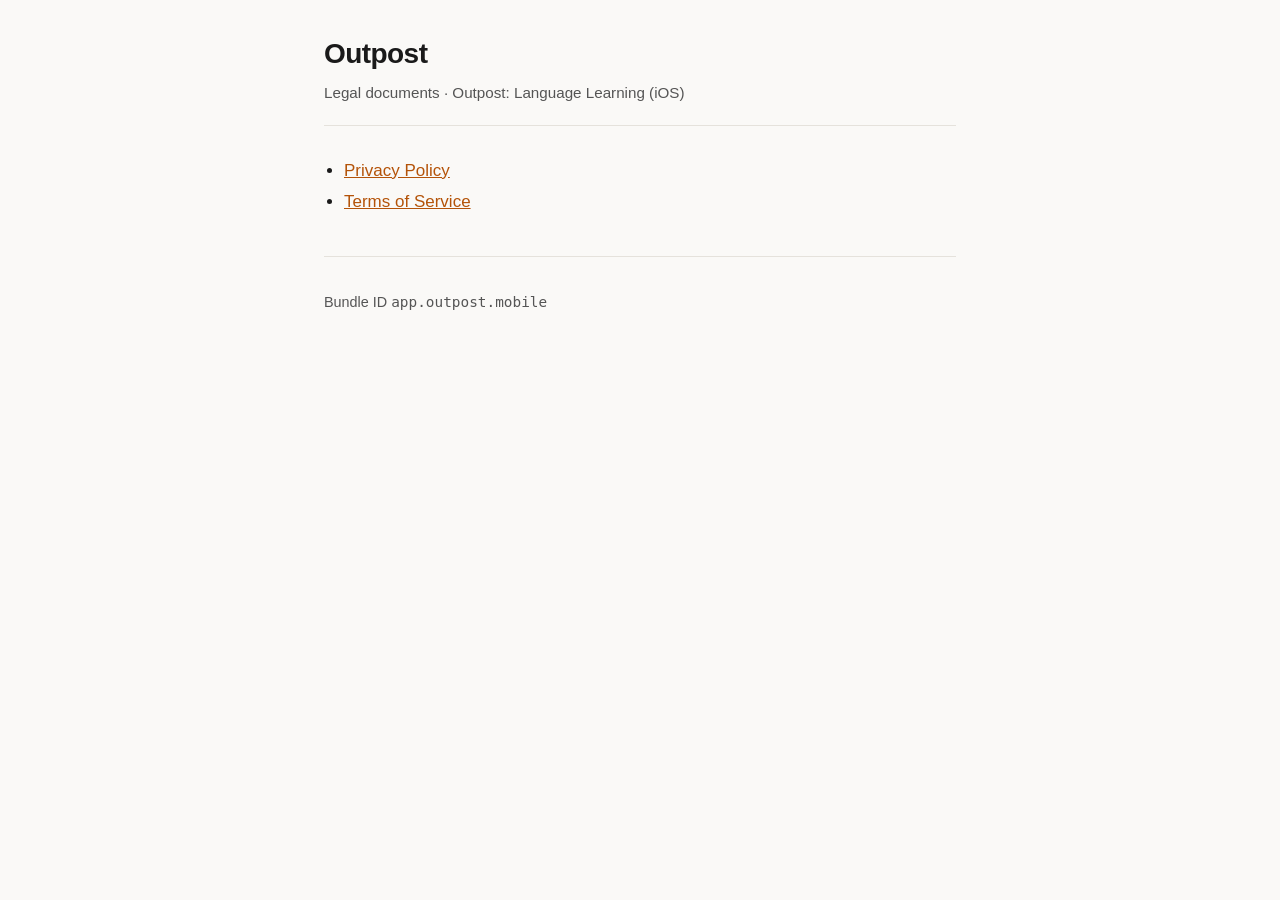
<file: index.html>
<!DOCTYPE html>
<html lang="en">
  <head>
    <meta charset="utf-8" />
    <meta name="viewport" content="width=device-width, initial-scale=1" />
    <title>Outpost — Legal</title>
    <meta name="description" content="Legal documents for Outpost: Language Learning." />
    <link rel="stylesheet" href="legal.css" />
  </head>
  <body>
    <main>
      <header>
        <h1>Outpost</h1>
        <p class="subtitle">Legal documents · Outpost: Language Learning (iOS)</p>
      </header>
      <ul>
        <li><a href="privacy.html">Privacy Policy</a></li>
        <li><a href="terms.html">Terms of Service</a></li>
      </ul>
      <footer>
        <p>Bundle ID <code>app.outpost.mobile</code></p>
      </footer>
    </main>
  </body>
</html>
</file>
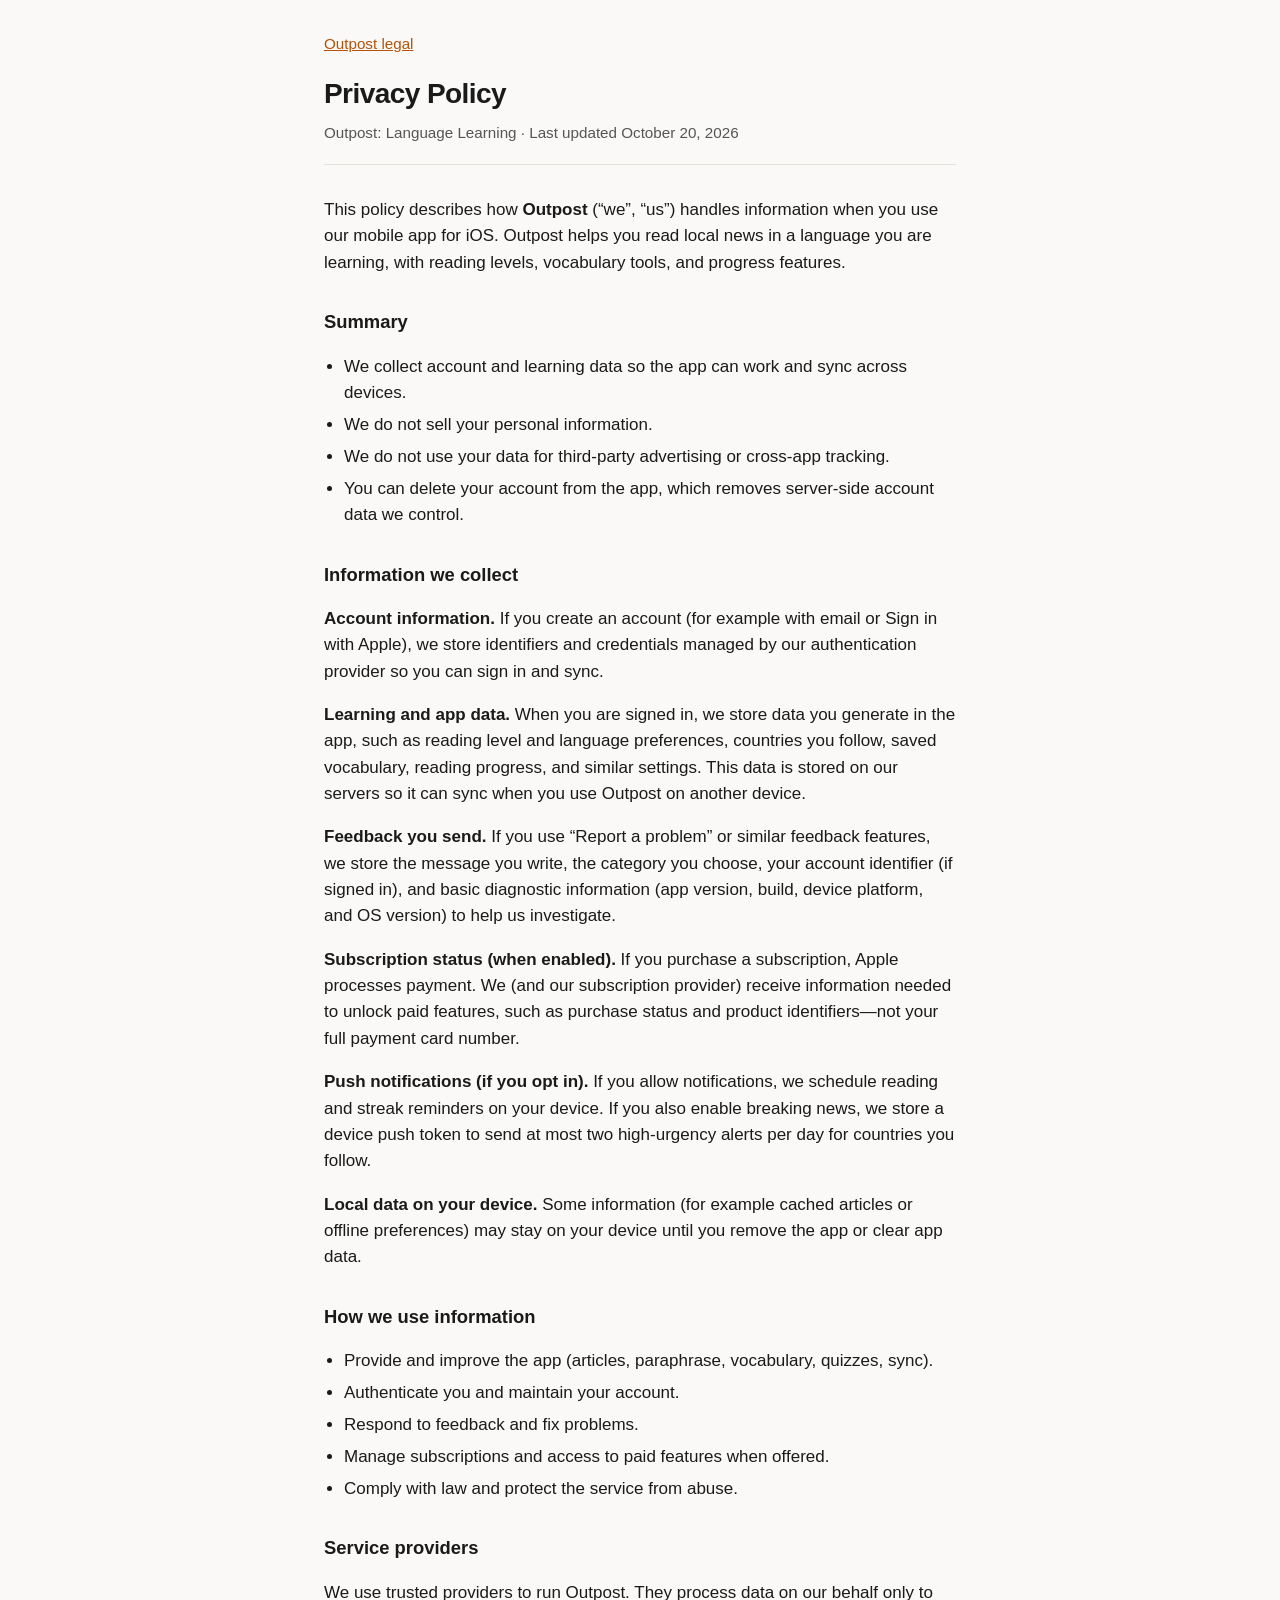
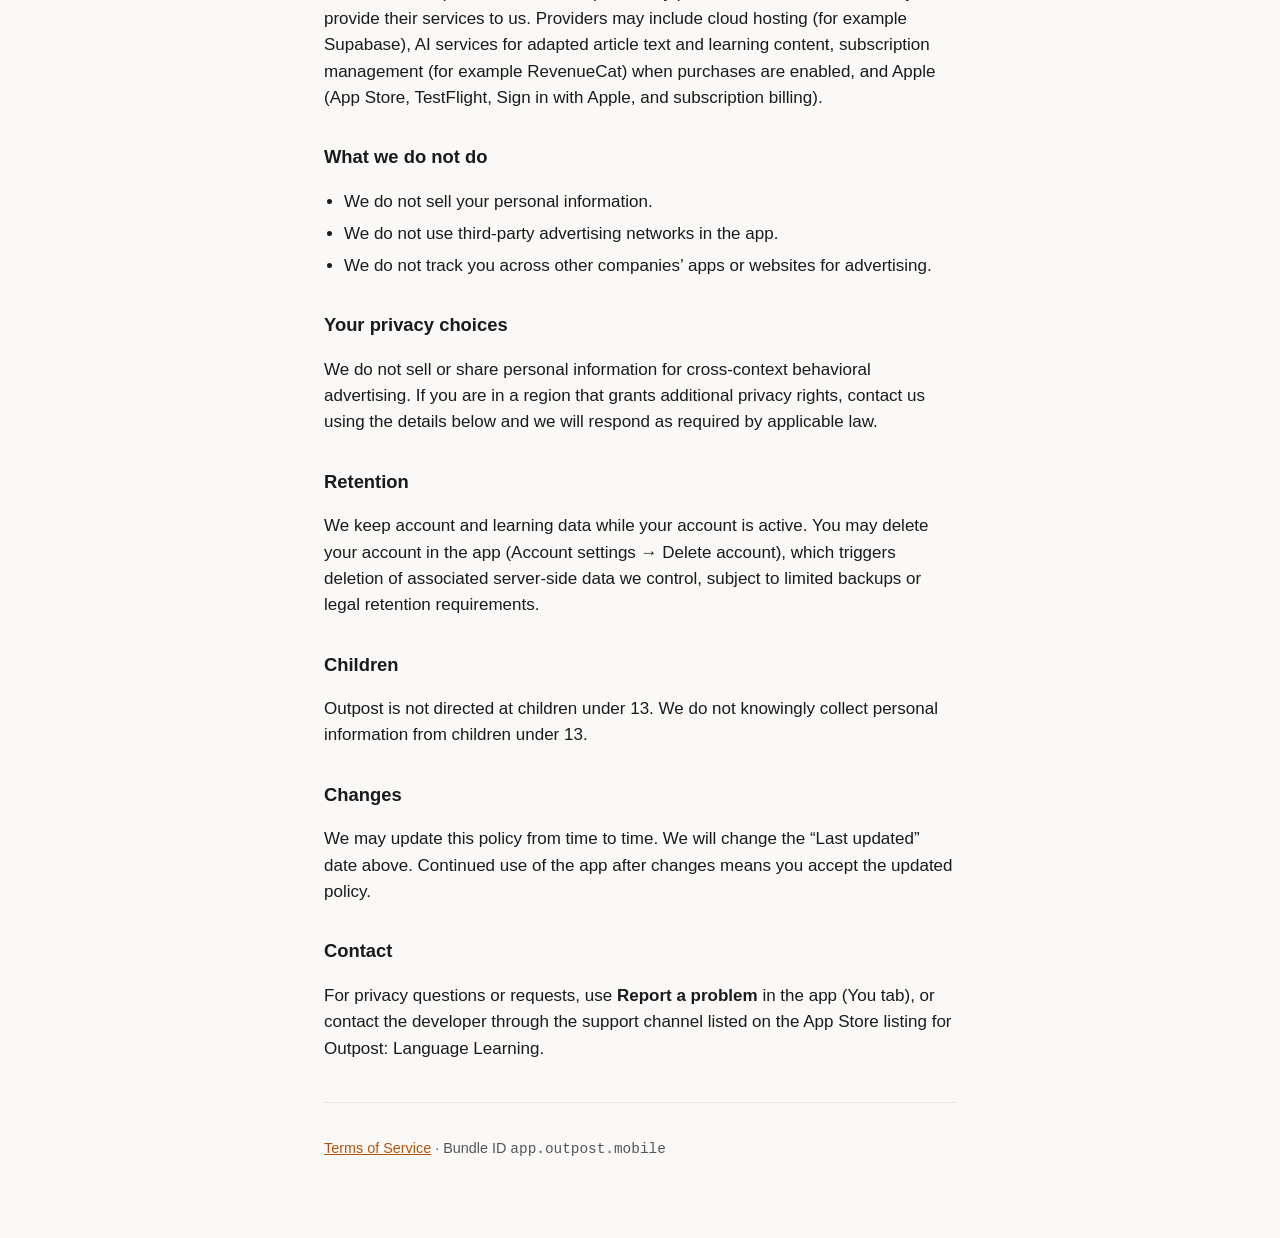
<file: privacy.html>
<!DOCTYPE html>
<html lang="en">
  <head>
    <meta charset="utf-8" />
    <meta name="viewport" content="width=device-width, initial-scale=1" />
    <title>Privacy Policy — Outpost</title>
    <meta
      name="description"
      content="Privacy policy for Outpost: Language Learning (iOS)."
    />
    <link rel="stylesheet" href="legal.css" />
  </head>
  <body>
    <main>
      <p class="nav"><a href="index.html">Outpost legal</a></p>
      <header>
        <h1>Privacy Policy</h1>
        <p class="subtitle">Outpost: Language Learning · Last updated October 20, 2026</p>
      </header>

      <p>
        This policy describes how <strong>Outpost</strong> (“we”, “us”) handles information when
        you use our mobile app for iOS. Outpost helps you read local news in a language you are
        learning, with reading levels, vocabulary tools, and progress features.
      </p>

      <h2>Summary</h2>
      <ul>
        <li>We collect account and learning data so the app can work and sync across devices.</li>
        <li>We do not sell your personal information.</li>
        <li>We do not use your data for third-party advertising or cross-app tracking.</li>
        <li>You can delete your account from the app, which removes server-side account data we control.</li>
      </ul>

      <h2>Information we collect</h2>

      <p><strong>Account information.</strong> If you create an account (for example with email or
      Sign in with Apple), we store identifiers and credentials managed by our authentication
      provider so you can sign in and sync.</p>

      <p><strong>Learning and app data.</strong> When you are signed in, we store data you generate
      in the app, such as reading level and language preferences, countries you follow, saved
      vocabulary, reading progress, and similar settings. This data is stored on our servers so it
      can sync when you use Outpost on another device.</p>

      <p><strong>Feedback you send.</strong> If you use “Report a problem” or similar feedback
      features, we store the message you write, the category you choose, your account identifier
      (if signed in), and basic diagnostic information (app version, build, device platform, and
      OS version) to help us investigate.</p>

      <p><strong>Subscription status (when enabled).</strong> If you purchase a subscription, Apple
      processes payment. We (and our subscription provider) receive information needed to unlock
      paid features, such as purchase status and product identifiers—not your full payment card
      number.</p>

      <p><strong>Push notifications (if you opt in).</strong> If you allow notifications, we schedule
      reading and streak reminders on your device. If you also enable breaking news, we store a
      device push token to send at most two high-urgency alerts per day for countries you follow.</p>

      <p><strong>Local data on your device.</strong> Some information (for example cached articles
      or offline preferences) may stay on your device until you remove the app or clear app data.</p>

      <h2>How we use information</h2>
      <ul>
        <li>Provide and improve the app (articles, paraphrase, vocabulary, quizzes, sync).</li>
        <li>Authenticate you and maintain your account.</li>
        <li>Respond to feedback and fix problems.</li>
        <li>Manage subscriptions and access to paid features when offered.</li>
        <li>Comply with law and protect the service from abuse.</li>
      </ul>

      <h2>Service providers</h2>
      <p>
        We use trusted providers to run Outpost. They process data on our behalf only to provide
        their services to us. Providers may include cloud hosting (for example Supabase), AI
        services for adapted article text and learning content, subscription management (for example
        RevenueCat) when purchases are enabled, and Apple (App Store, TestFlight, Sign in with
        Apple, and subscription billing).
      </p>

      <h2>What we do not do</h2>
      <ul>
        <li>We do not sell your personal information.</li>
        <li>We do not use third-party advertising networks in the app.</li>
        <li>We do not track you across other companies’ apps or websites for advertising.</li>
      </ul>

      <h2>Your privacy choices</h2>
      <p>
        We do not sell or share personal information for cross-context behavioral advertising. If
        you are in a region that grants additional privacy rights, contact us using the details
        below and we will respond as required by applicable law.
      </p>

      <h2>Retention</h2>
      <p>
        We keep account and learning data while your account is active. You may delete your
        account in the app (Account settings → Delete account), which triggers deletion of
        associated server-side data we control, subject to limited backups or legal retention
        requirements.
      </p>

      <h2>Children</h2>
      <p>
        Outpost is not directed at children under 13. We do not knowingly collect personal
        information from children under 13.
      </p>

      <h2>Changes</h2>
      <p>
        We may update this policy from time to time. We will change the “Last updated” date above.
        Continued use of the app after changes means you accept the updated policy.
      </p>

      <h2>Contact</h2>
      <p>
        For privacy questions or requests, use <strong>Report a problem</strong> in the app
        (You tab), or contact the developer through the support channel listed on the App Store
        listing for Outpost: Language Learning.
      </p>

      <footer>
        <p>
          <a href="terms.html">Terms of Service</a> · Bundle ID <code>app.outpost.mobile</code>
        </p>
      </footer>
    </main>
  </body>
</html>
</file>
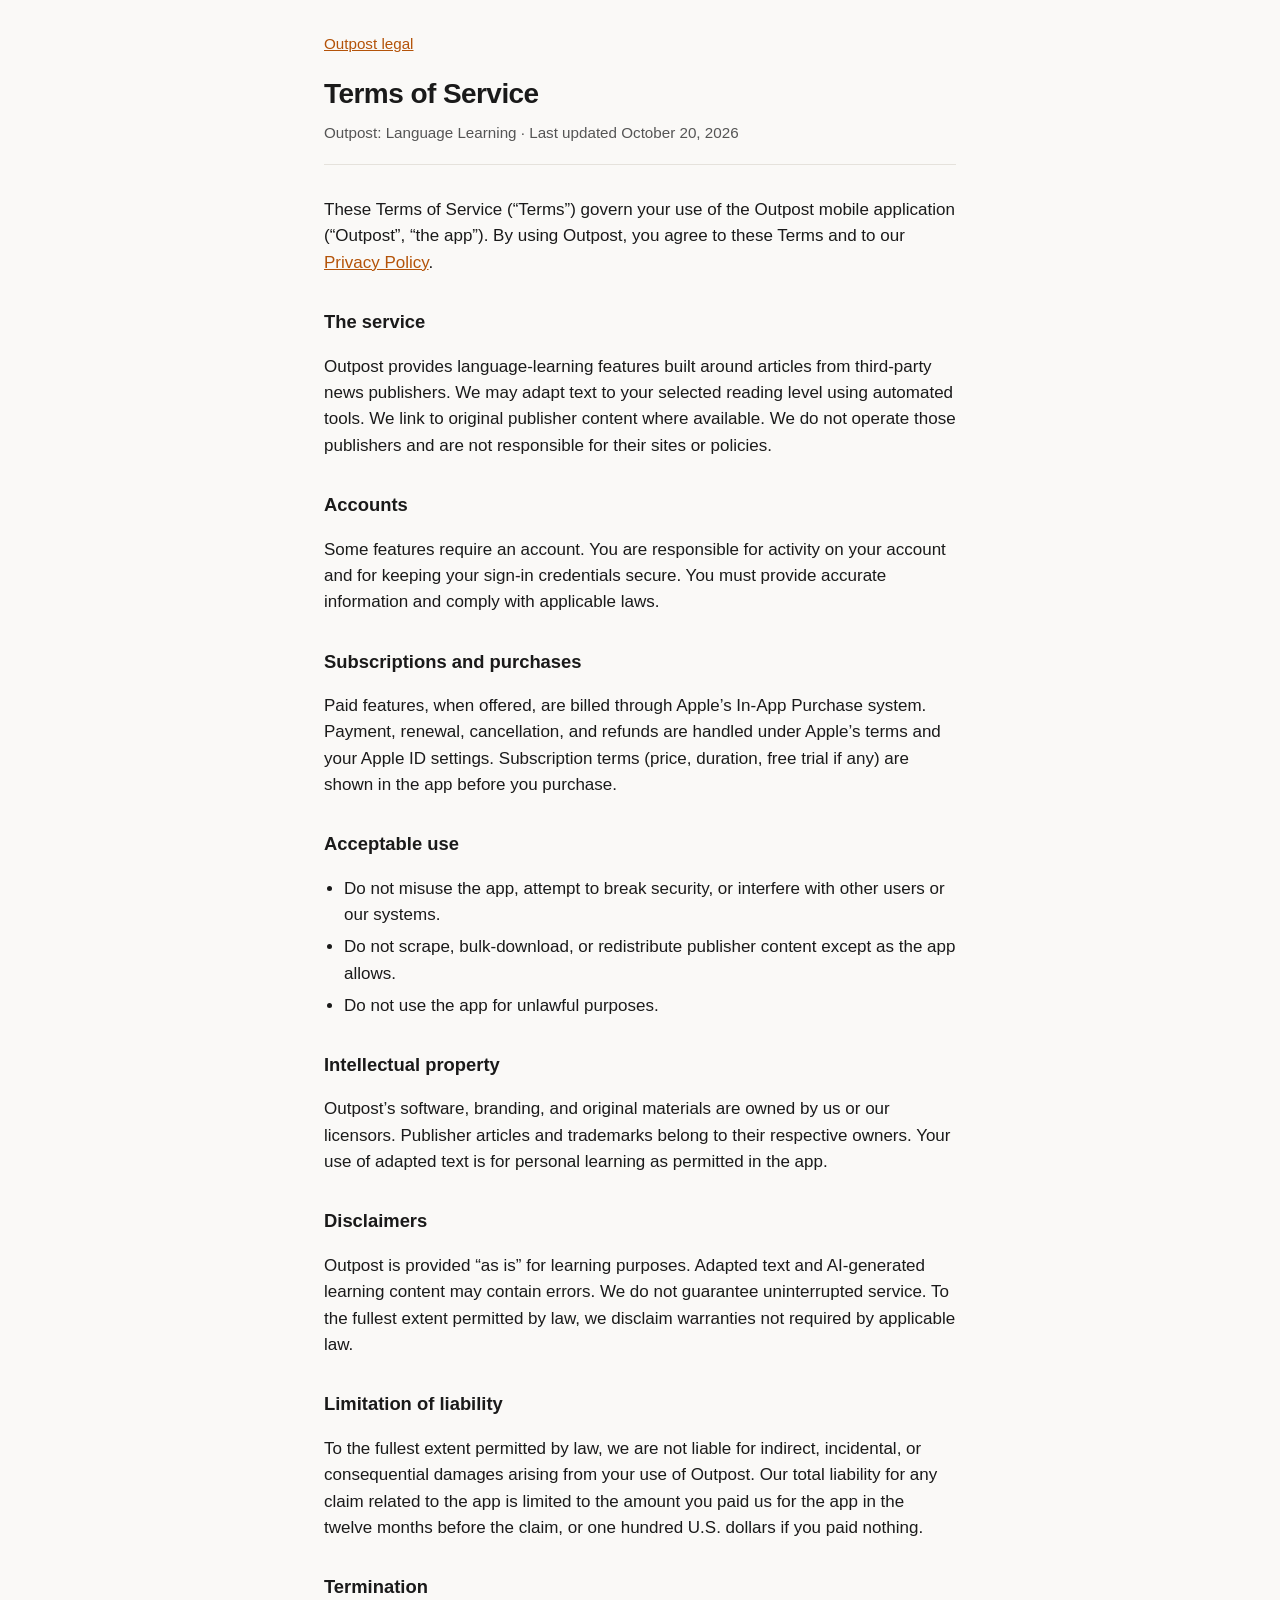
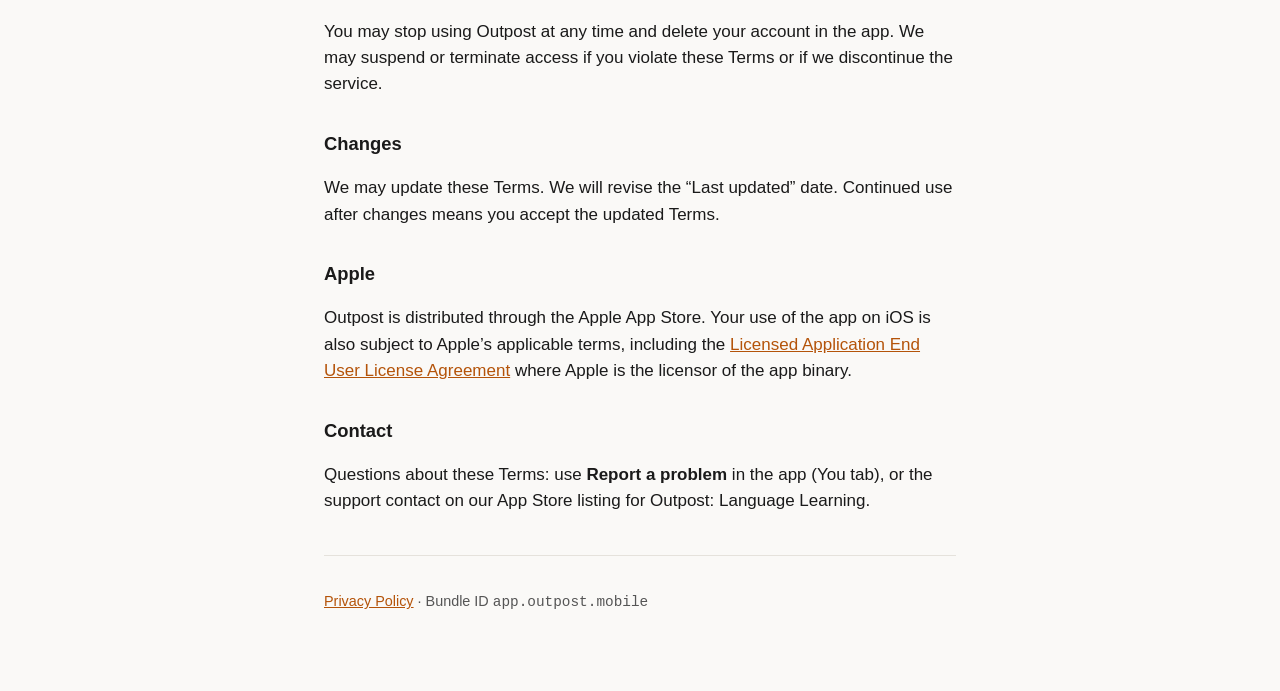
<file: terms.html>
<!DOCTYPE html>
<html lang="en">
  <head>
    <meta charset="utf-8" />
    <meta name="viewport" content="width=device-width, initial-scale=1" />
    <title>Terms of Service — Outpost</title>
    <meta name="description" content="Terms of Service for Outpost: Language Learning (iOS)." />
    <link rel="stylesheet" href="legal.css" />
  </head>
  <body>
    <main>
      <p class="nav"><a href="index.html">Outpost legal</a></p>
      <header>
        <h1>Terms of Service</h1>
        <p class="subtitle">Outpost: Language Learning · Last updated October 20, 2026</p>
      </header>

      <p>
        These Terms of Service (“Terms”) govern your use of the Outpost mobile application
        (“Outpost”, “the app”). By using Outpost, you agree to these Terms and to our
        <a href="privacy.html">Privacy Policy</a>.
      </p>

      <h2>The service</h2>
      <p>
        Outpost provides language-learning features built around articles from third-party news
        publishers. We may adapt text to your selected reading level using automated tools. We link
        to original publisher content where available. We do not operate those publishers and are
        not responsible for their sites or policies.
      </p>

      <h2>Accounts</h2>
      <p>
        Some features require an account. You are responsible for activity on your account and for
        keeping your sign-in credentials secure. You must provide accurate information and comply
        with applicable laws.
      </p>

      <h2>Subscriptions and purchases</h2>
      <p>
        Paid features, when offered, are billed through Apple’s In-App Purchase system. Payment,
        renewal, cancellation, and refunds are handled under Apple’s terms and your Apple ID
        settings. Subscription terms (price, duration, free trial if any) are shown in the app
        before you purchase.
      </p>

      <h2>Acceptable use</h2>
      <ul>
        <li>Do not misuse the app, attempt to break security, or interfere with other users or our systems.</li>
        <li>Do not scrape, bulk-download, or redistribute publisher content except as the app allows.</li>
        <li>Do not use the app for unlawful purposes.</li>
      </ul>

      <h2>Intellectual property</h2>
      <p>
        Outpost’s software, branding, and original materials are owned by us or our licensors.
        Publisher articles and trademarks belong to their respective owners. Your use of adapted
        text is for personal learning as permitted in the app.
      </p>

      <h2>Disclaimers</h2>
      <p>
        Outpost is provided “as is” for learning purposes. Adapted text and AI-generated learning
        content may contain errors. We do not guarantee uninterrupted service. To the fullest
        extent permitted by law, we disclaim warranties not required by applicable law.
      </p>

      <h2>Limitation of liability</h2>
      <p>
        To the fullest extent permitted by law, we are not liable for indirect, incidental, or
        consequential damages arising from your use of Outpost. Our total liability for any claim
        related to the app is limited to the amount you paid us for the app in the twelve months
        before the claim, or one hundred U.S. dollars if you paid nothing.
      </p>

      <h2>Termination</h2>
      <p>
        You may stop using Outpost at any time and delete your account in the app. We may suspend
        or terminate access if you violate these Terms or if we discontinue the service.
      </p>

      <h2>Changes</h2>
      <p>
        We may update these Terms. We will revise the “Last updated” date. Continued use after
        changes means you accept the updated Terms.
      </p>

      <h2>Apple</h2>
      <p>
        Outpost is distributed through the Apple App Store. Your use of the app on iOS is also
        subject to Apple’s applicable terms, including the
        <a href="https://www.apple.com/legal/internet-services/itunes/dev/stdeula/"
          >Licensed Application End User License Agreement</a
        >
        where Apple is the licensor of the app binary.
      </p>

      <h2>Contact</h2>
      <p>
        Questions about these Terms: use <strong>Report a problem</strong> in the app (You tab), or
        the support contact on our App Store listing for Outpost: Language Learning.
      </p>

      <footer>
        <p>
          <a href="privacy.html">Privacy Policy</a> · Bundle ID <code>app.outpost.mobile</code>
        </p>
      </footer>
    </main>
  </body>
</html>
</file>
<file: legal.css>
:root {
  color-scheme: light dark;
  --ink: #1a1a1a;
  --muted: #555;
  --bg: #faf9f7;
  --accent: #b45309;
  --border: #e5e2dc;
}
@media (prefers-color-scheme: dark) {
  :root {
    --ink: #f2f0eb;
    --muted: #a8a29e;
    --bg: #121110;
    --border: #3d3935;
  }
}
* {
  box-sizing: border-box;
}
body {
  margin: 0;
  font-family: -apple-system, BlinkMacSystemFont, 'Segoe UI', Roboto, Helvetica, Arial,
    sans-serif;
  font-size: 17px;
  line-height: 1.55;
  color: var(--ink);
  background: var(--bg);
}
main {
  max-width: 42rem;
  margin: 0 auto;
  padding: 2rem 1.25rem 4rem;
}
header {
  margin-bottom: 2rem;
  padding-bottom: 1.25rem;
  border-bottom: 1px solid var(--border);
}
h1 {
  font-size: 1.75rem;
  font-weight: 700;
  margin: 0 0 0.35rem;
  letter-spacing: -0.02em;
}
.subtitle {
  margin: 0;
  color: var(--muted);
  font-size: 0.95rem;
}
h2 {
  font-size: 1.15rem;
  margin: 2rem 0 0.75rem;
}
ul {
  padding-left: 1.25rem;
}
li {
  margin: 0.35rem 0;
}
a {
  color: var(--accent);
}
footer {
  margin-top: 2.5rem;
  padding-top: 1.25rem;
  border-top: 1px solid var(--border);
  font-size: 0.9rem;
  color: var(--muted);
}
.nav {
  margin: 0 0 1rem;
  font-size: 0.95rem;
}
</file>
